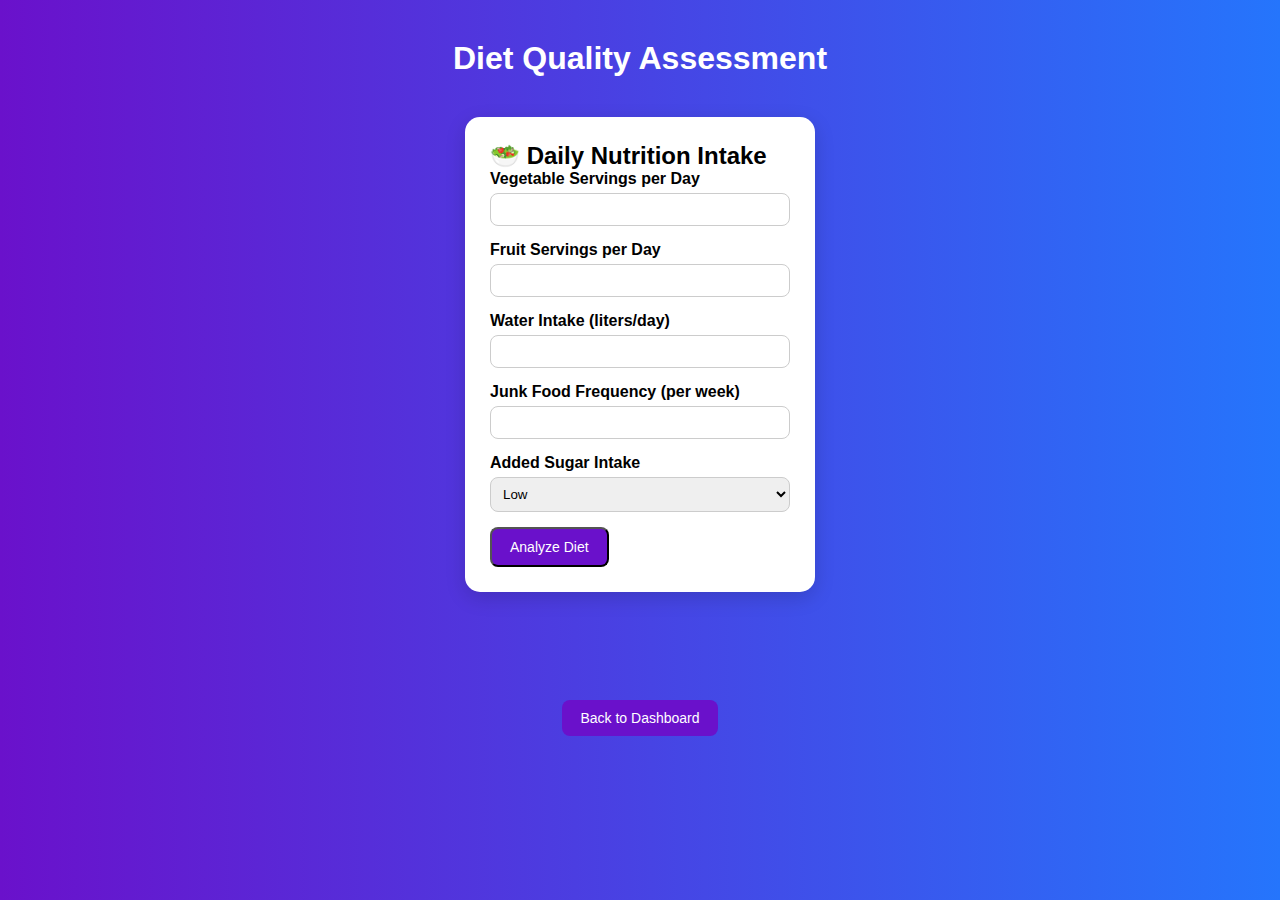
<file: diet.html>
<!DOCTYPE html>
<html lang="en">
<head>
    <meta charset="UTF-8">
    <title>Diet Assessment</title>
    <meta name="viewport" content="width=device-width, initial-scale=1.0">
    <link rel="stylesheet" href="style.css">
</head>

<body>

<h1 class="title">Diet Quality Assessment</h1>

<div class="container">

<form id="dietForm" class="section-card">

    <h2>🥗 Daily Nutrition Intake</h2>

    <div class="input-group">
        <label>Vegetable Servings per Day</label>
        <input type="number" id="vegetables" min="0" required>
    </div>

    <div class="input-group">
        <label>Fruit Servings per Day</label>
        <input type="number" id="fruits" min="0" required>
    </div>

    <div class="input-group">
        <label>Water Intake (liters/day)</label>
        <input type="number" step="0.1" id="waterIntake" required>
    </div>

    <div class="input-group">
        <label>Junk Food Frequency (per week)</label>
        <input type="number" id="junk" min="0" required>
    </div>

    <div class="input-group">
        <label>Added Sugar Intake</label>
        <select id="sugar">
            <option value="low">Low</option>
            <option value="moderate">Moderate</option>
            <option value="high">High</option>
        </select>
    </div>

    <button type="submit" class="btn">Analyze Diet</button>

</form>


<!-- Result Card -->
<div class="card result-card" id="dietResultCard" style="display:none;">
    <h2>Diet Assessment Results</h2>
    <p id="dietScore"></p>
    <p id="dietFeedback"></p>
</div>

<br>
<a href="index.html" class="btn">Back to Dashboard</a>

</div>

<script src="app.js"></script>

</body>
</html>
</file>
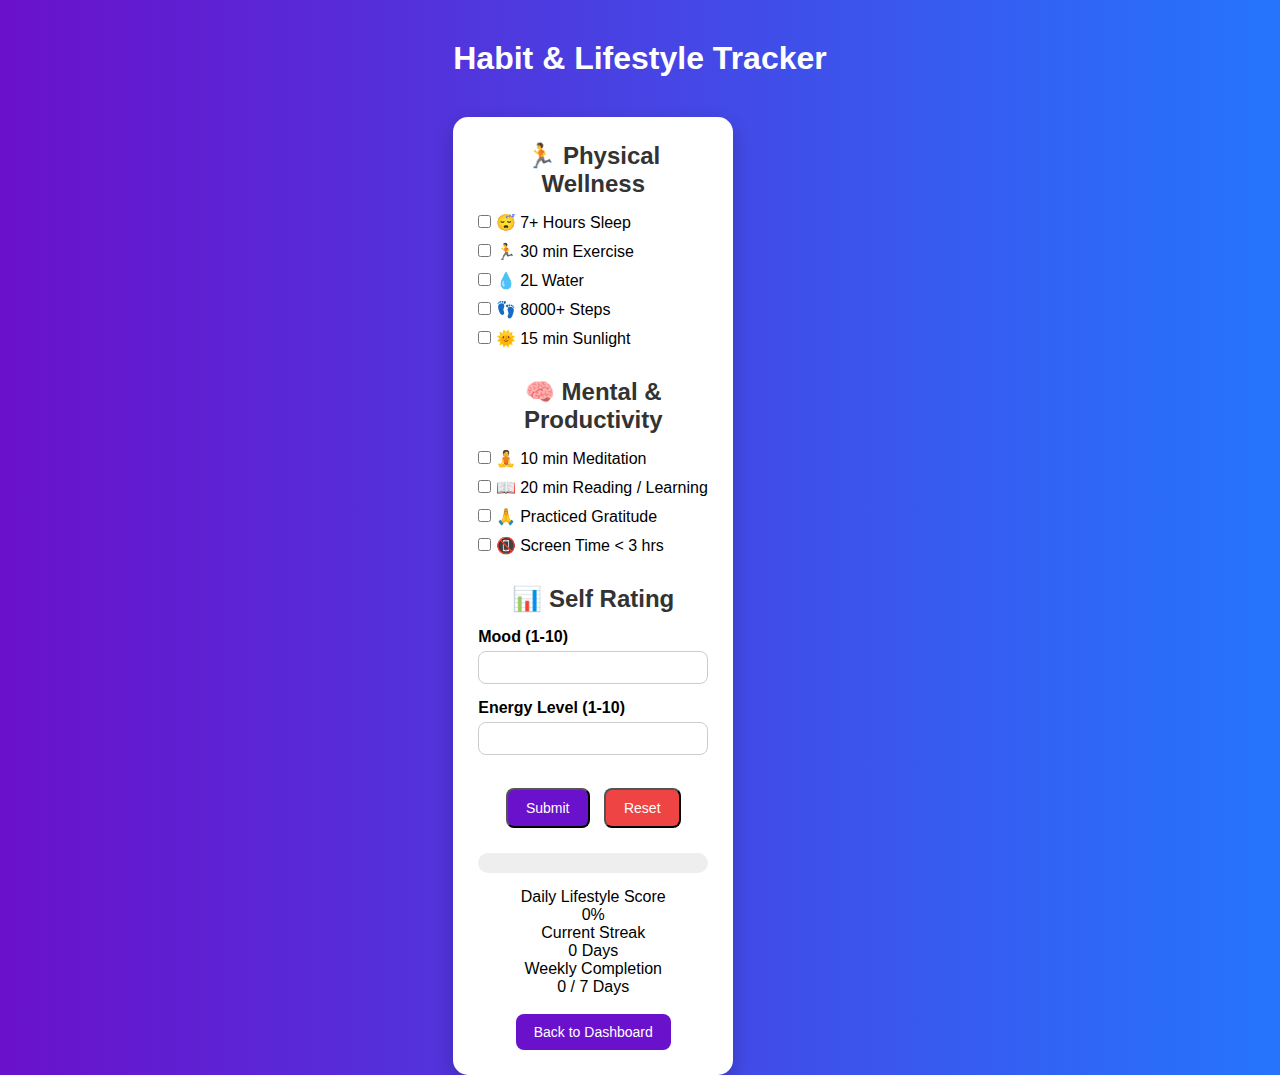
<file: habits.html>
<!DOCTYPE html>
<html>
<head>
    <title>Habit Tracker</title>
    <link rel="stylesheet" href="style.css">
</head>
<body>

<div class="page-wrapper">

    <h1 class="title">Habit & Lifestyle Tracker</h1>

    <div class="card">

        <!-- ================= PHYSICAL ================= -->
        <h2>🏃 Physical Wellness</h2>

        <div class="habit-item">
            <input type="checkbox" id="sleep">
            <label for="sleep">😴 7+ Hours Sleep</label>
        </div>

        <div class="habit-item">
            <input type="checkbox" id="exercise">
            <label for="exercise">🏃 30 min Exercise</label>
        </div>

        <div class="habit-item">
            <input type="checkbox" id="water">
            <label for="water">💧 2L Water</label>
        </div>

        <div class="habit-item">
            <input type="checkbox" id="steps">
            <label for="steps">👣 8000+ Steps</label>
        </div>

        <div class="habit-item">
            <input type="checkbox" id="sunlight">
            <label for="sunlight">🌞 15 min Sunlight</label>
        </div>

        <!-- ================= MENTAL ================= -->
        <h2 style="margin-top:30px;">🧠 Mental & Productivity</h2>

        <div class="habit-item">
            <input type="checkbox" id="meditation">
            <label for="meditation">🧘 10 min Meditation</label>
        </div>

        <div class="habit-item">
            <input type="checkbox" id="reading">
            <label for="reading">📖 20 min Reading / Learning</label>
        </div>

        <div class="habit-item">
            <input type="checkbox" id="gratitude">
            <label for="gratitude">🙏 Practiced Gratitude</label>
        </div>

        <div class="habit-item">
            <input type="checkbox" id="digital">
            <label for="digital">📵 Screen Time < 3 hrs</label>
        </div>

        <!-- ================= SELF REPORT ================= -->
        <h2 style="margin-top:30px;">📊 Self Rating</h2>

        <div class="input-group">
            <label>Mood (1-10)</label>
            <input type="number" id="mood" min="1" max="10">
        </div>

        <div class="input-group">
            <label>Energy Level (1-10)</label>
            <input type="number" id="energy" min="1" max="10">
        </div>

        <br>

        <button class="btn" onclick="calculateHabit()">Submit</button>
        <button class="btn" onclick="resetHabits()" style="margin-left:10px;background:#ef4444;">Reset</button>

        <!-- Progress -->
        <div class="progress-container" style="margin-top:25px;">
            <div class="progress-bar" id="progressBar"></div>
        </div>

        <!-- Results -->
        <div class="result-item">
            <div class="result-label">Daily Lifestyle Score</div>
            <div class="result-value" id="habitResult">0%</div>
        </div>

        <div class="result-item">
            <div class="result-label">Current Streak</div>
            <div class="result-value" id="streakCount">0 Days</div>
        </div>

        <div class="result-item">
            <div class="result-label">Weekly Completion</div>
            <div class="result-value" id="weeklyProgress">0 / 7 Days</div>
        </div>

        <br>
        <a href="index.html" class="btn">Back to Dashboard</a>

    </div>

</div>

<script src="app.js"></script>

</body>
</html>
</file>
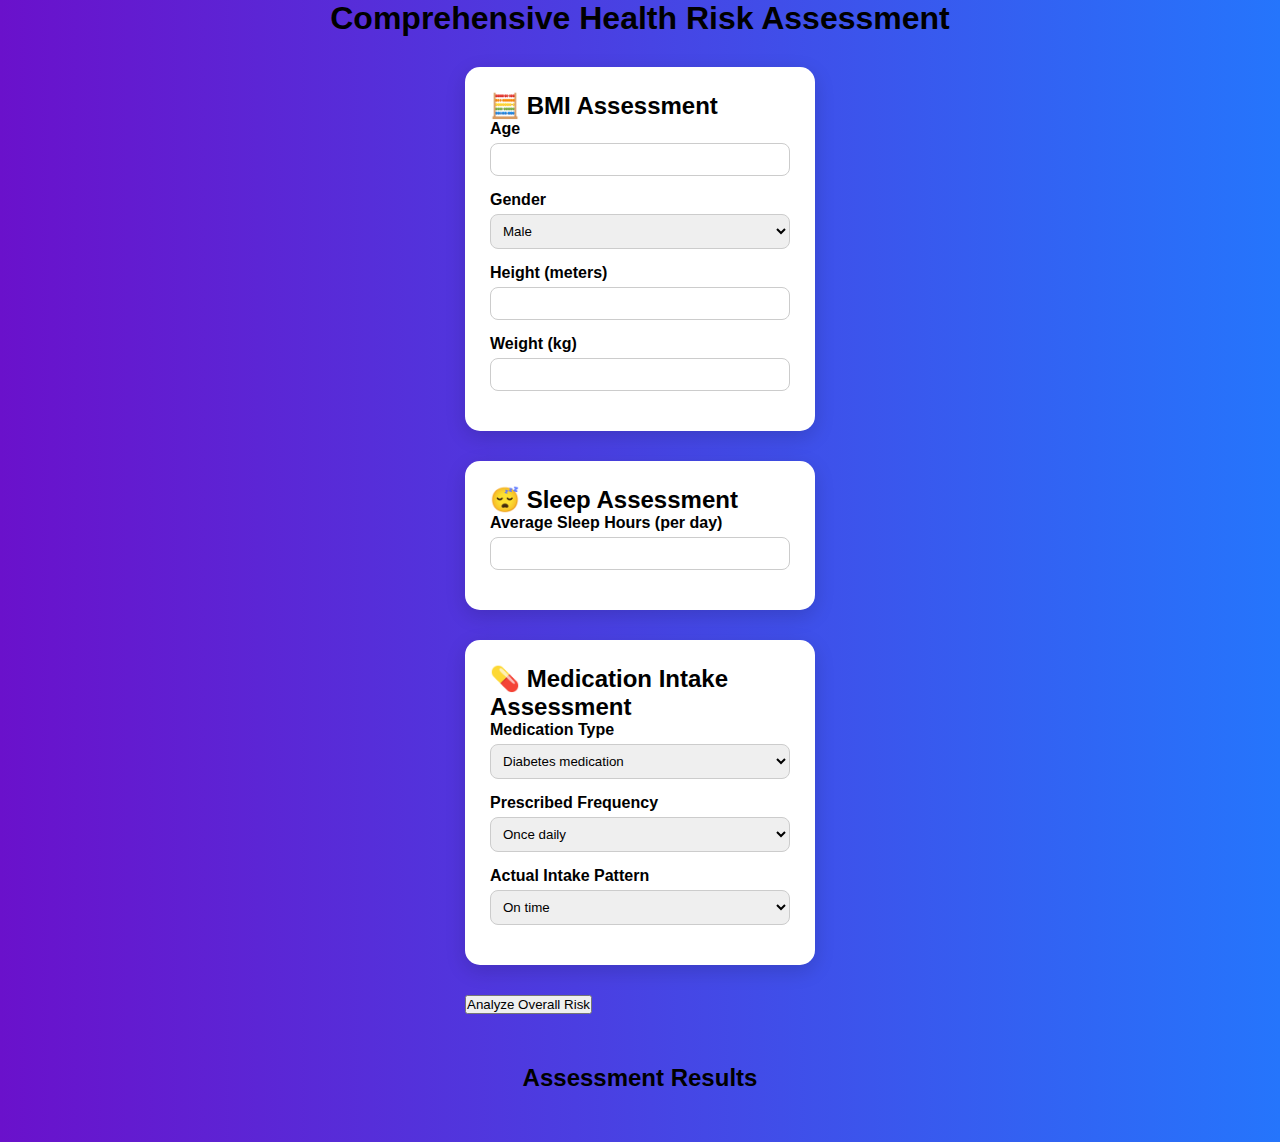
<file: risk.html>
<!DOCTYPE html>
<html lang="en">
<head>
    <meta charset="UTF-8">
    <title>Comprehensive Health Risk Assessment</title>
    <meta name="viewport" content="width=device-width, initial-scale=1.0">
    <link rel="stylesheet" href="style.css">
</head>

<body>

<div class="container">
    <h1>Comprehensive Health Risk Assessment</h1>

    <form id="riskForm">

        <!-- ================= BMI SECTION ================= -->
        <div class="section-card">
            <h2>🧮 BMI Assessment</h2>

            <div class="input-group">
                <label>Age</label>
                <input type="number" id="age" required>
            </div>

            <div class="input-group">
                <label>Gender</label>
                <select id="gender">
                    <option value="male">Male</option>
                    <option value="female">Female</option>
                </select>
            </div>

            <div class="input-group">
                <label>Height (meters)</label>
                <input type="number" step="0.01" id="height" required>
            </div>

            <div class="input-group">
                <label>Weight (kg)</label>
                <input type="number" step="0.1" id="weight" required>
            </div>
        </div>


        <!-- ================= SLEEP SECTION ================= -->
        <div class="section-card">
            <h2>😴 Sleep Assessment</h2>

            <div class="input-group">
                <label>Average Sleep Hours (per day)</label>
                <input type="number" id="sleep" min="0" max="24" required>
            </div>
        </div>


        <!-- ================= MEDICATION SECTION ================= -->
        <div class="section-card">
            <h2>💊 Medication Intake Assessment</h2>

            <div class="input-group">
                <label>Medication Type</label>
                <select id="medType">
                    <option>Diabetes medication</option>
                    <option>Blood pressure medication</option>
                    <option>Thyroid medication</option>
                    <option>Antibiotics</option>
                    <option>Pain medication</option>
                    <option>Other</option>
                </select>
            </div>

            <div class="input-group">
                <label>Prescribed Frequency</label>
                <select id="medFrequency">
                    <option>Once daily</option>
                    <option>Twice daily</option>
                    <option>Thrice daily</option>
                </select>
            </div>

            <div class="input-group">
                <label>Actual Intake Pattern</label>
                <select id="medPattern">
                    <option value="ontime">On time</option>
                    <option value="late1">1–2 hours late</option>
                    <option value="late3">3+ hours late</option>
                    <option value="early">Took early</option>
                    <option value="missed">Frequently missed</option>
                </select>
            </div>
        </div>

        <button type="submit" class="analyze-btn">Analyze Overall Risk</button>
    </form>

    <div class="result-card" id="resultCard">
        <h2>Assessment Results</h2>
        <p id="bmiResult"></p>
        <p id="sleepResult"></p>
        <p id="medResult"></p>
        <p id="riskResult"></p>
    </div>

</div>

<script>
document.getElementById("riskForm").addEventListener("submit", function(e){
    e.preventDefault();
    calculateRisk();
});

function calculateRisk() {

    let age = parseInt(document.getElementById("age").value);
    let height = parseFloat(document.getElementById("height").value);
    let weight = parseFloat(document.getElementById("weight").value);
    let sleep = parseInt(document.getElementById("sleep").value);
    let medPattern = document.getElementById("medPattern").value;

    let bmi = weight / (height * height);
    let riskPoints = 0;
    let bmiCategory = "";

    // BMI
    if (bmi < 18.5) bmiCategory = "Underweight";
    else if (bmi < 25) bmiCategory = "Normal";
    else if (bmi < 30) { bmiCategory = "Overweight"; riskPoints += 1; }
    else { bmiCategory = "Obese"; riskPoints += 2; }

    // Sleep
    if (sleep < 5) riskPoints += 2;
    else if (sleep < 7) riskPoints += 1;

    // Medication adherence
    if (medPattern === "late1") riskPoints += 1;
    if (medPattern === "late3" || medPattern === "early") riskPoints += 2;
    if (medPattern === "missed") riskPoints += 3;

    if (age > 45) riskPoints += 1;

    let riskLevel = riskPoints <= 2 ? "Low Risk" :
                    riskPoints <= 4 ? "Moderate Risk" :
                    "High Risk";

    document.getElementById("bmiResult").innerHTML =
        `BMI: ${bmi.toFixed(2)} (${bmiCategory})`;

    document.getElementById("sleepResult").innerHTML =
        `Sleep Evaluation: ${sleep} hours/day`;

    document.getElementById("medResult").innerHTML =
        `Medication Adherence Pattern: ${medPattern}`;

    document.getElementById("riskResult").innerHTML =
        `<strong>Overall Risk Level: ${riskLevel}</strong>`;

    document.getElementById("resultCard").style.display = "block";
}
</script>

</body>
</html>
</file>
<file: style.css>
/* Reset */
* {
    margin: 0;
    padding: 0;
    box-sizing: border-box;
}

body {
    font-family: Arial, Helvetica, sans-serif;
    background: linear-gradient(to right, #6a11cb, #2575fc);
    min-height: 100vh;
    display: flex;
    flex-direction: column;
    align-items: center;
}

/* Title */
.title {
    margin: 40px 0;
    color: white;
    font-size: 32px;
    font-weight: bold;
}

/* Container */
.container {
    display: flex;
    flex-direction: column;   /* makes vertical */
    gap: 30px;
    align-items: center;
    margin-bottom: 50px;
}

/* Card */
.card {
    background: white;
    width: 280px;
    padding: 25px;
    border-radius: 15px;
    box-shadow: 0 8px 20px rgba(0,0,0,0.2);
    text-align: center;
    transition: 0.3s ease;
}

.card:hover {
    transform: translateY(-8px);
}

/* Card Title */
.card h2 {
    margin-bottom: 15px;
    color: #333;
}

/* Result Text */
.card p {
    font-size: 18px;
    margin-bottom: 20px;
    font-weight: bold;
    color: #6a11cb;
}

/* Button */
.btn {
    display: inline-block;
    padding: 10px 18px;
    background: #6a11cb;
    color: white;
    text-decoration: none;
    border-radius: 8px;
    font-size: 14px;
    transition: 0.3s ease;
}

.btn:hover {
    background: #4b0fa3;
}



.habit-item {
    text-align: left;
    margin: 10px 0;
    font-size: 16px;
}

.progress-container {
    width: 100%;
    background: #eee;
    border-radius: 20px;
    margin: 15px 0;
    height: 20px;
    overflow: hidden;
}

.progress-bar {
    height: 100%;
    width: 0%;
    background: linear-gradient(to right, #6a11cb, #2575fc);
    transition: width 0.4s ease;
}


.section-card {
    background: white;
    padding: 25px;
    border-radius: 15px;
    box-shadow: 0 6px 20px rgba(0,0,0,0.15);
    width: 350px;
    margin-bottom: 30px;
}

.input-group {
    margin-bottom: 15px;
    text-align: left;
}

.input-group label {
    display: block;
    font-weight: bold;
    margin-bottom: 5px;
}

.input-group input,
.input-group select {
    width: 100%;
    padding: 8px;
    border-radius: 8px;
    border: 1px solid #ccc;
}

.result-card {
    margin-top: 20px;
}

.risk-highlight {
    font-size: 20px;
    font-weight: bold;
}
</file>
